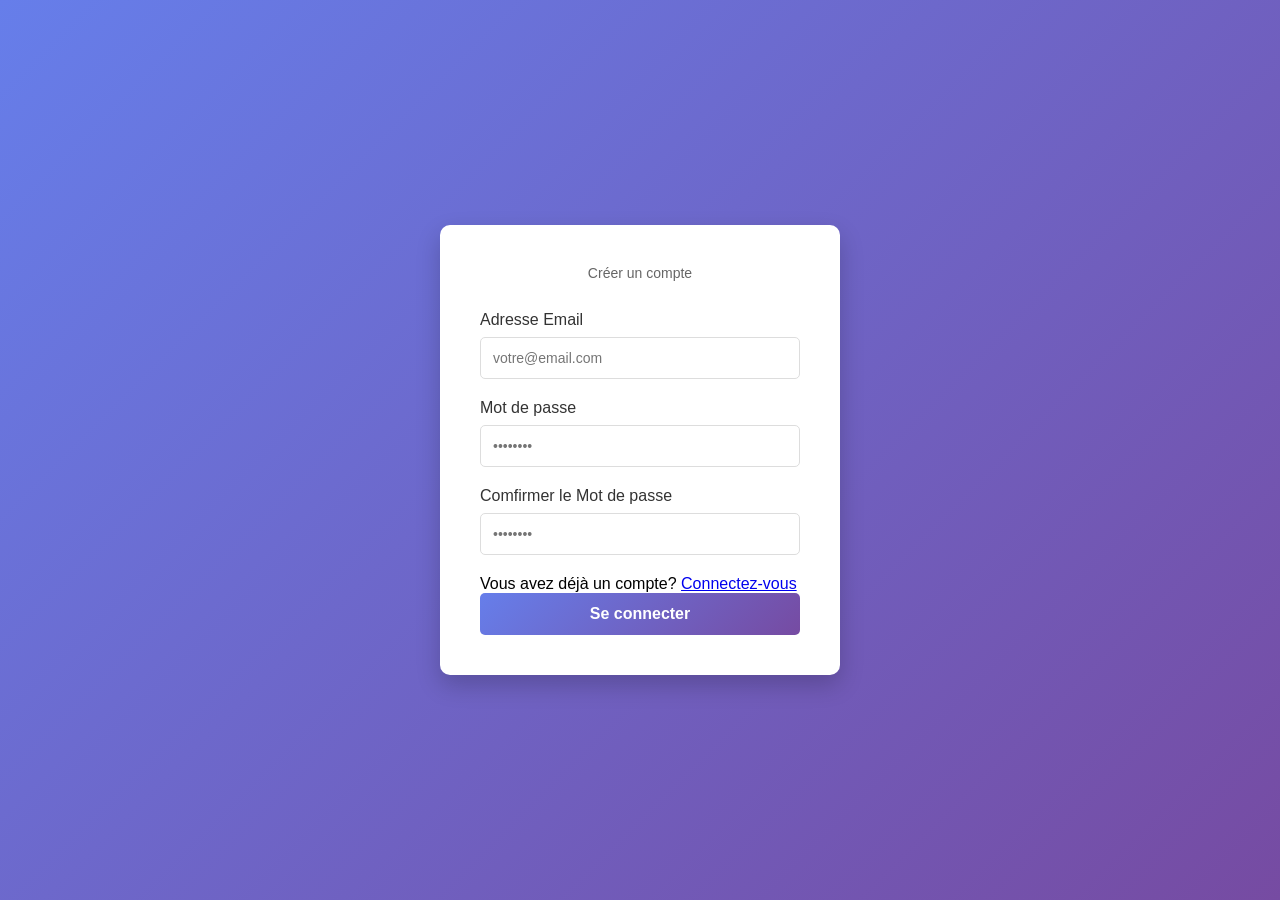
<file: create_account.html>
<!DOCTYPE html>
<html lang="fr">
<head>
    <meta charset="UTF-8">
    <meta name="viewport" content="width=device-width, initial-scale=1.0">
    <title>Bienvenue - Connexion</title>
    <link rel="stylesheet" href="style.css">
</head>
<body>
<div class="container">
    <p class="subtitle">Créer un compte</p>

    <a>
        <div class="form-group">
            <label for="email">Adresse Email</label>
            <input type="email" id="email" name="email" placeholder="votre@email.com" required>
        </div>

        <div class="form-group">
            <label for="new_password">Mot de passe</label>
            <input type="password" id="new_password" name="password" placeholder="••••••••" required>
        </div>
        <div class="form-group">
            <label for="new_password">Comfirmer le Mot de passe</label>
            <input type="password" id="new_password2" name="password" placeholder="••••••••" required>
        </div>

        <div class="already-account">
            <p>Vous avez déjà un compte?
                <a href="login.html">Connectez-vous</a>
            </p>
        </div>
        <a href="index.html">
            <button type="submit">Se connecter</button>
        </a>
    </form>
</div>
</body>
</html>
</file>
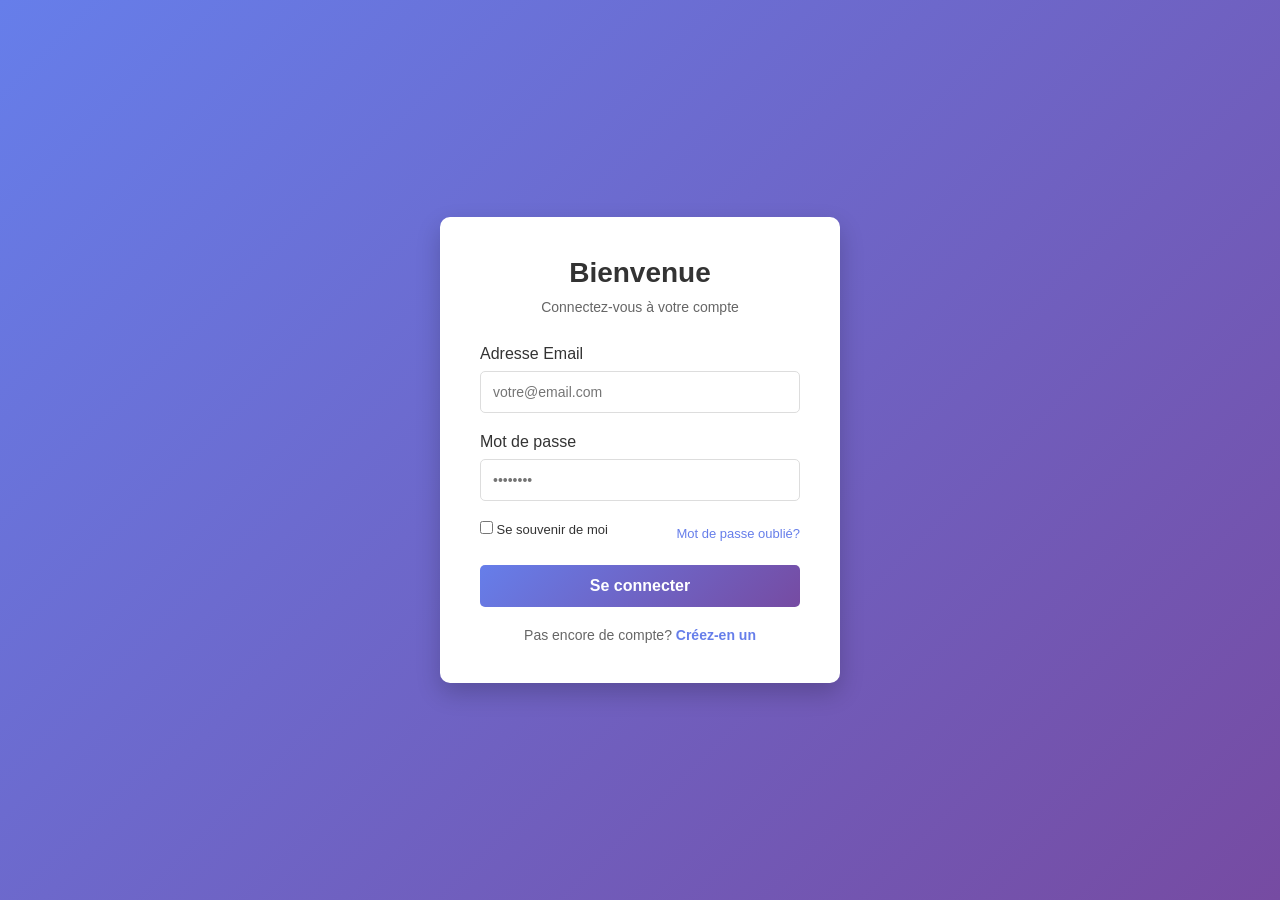
<file: login.html>
<!DOCTYPE html>
<html lang="fr">
<head>
    <meta charset="UTF-8">
    <meta name="viewport" content="width=device-width, initial-scale=1.0">
    <title>Bienvenue - Connexion</title>
    <link rel="stylesheet" href="style.css">
</head>
<body>
<div class="container">
    <h1>Bienvenue</h1>
    <p class="subtitle">Connectez-vous à votre compte</p>

    <form>
        <div class="form-group">
            <label for="email">Adresse Email</label>
            <input type="email" id="email" name="email" placeholder="votre@email.com" required>
        </div>

        <div class="form-group">
            <label for="password">Mot de passe</label>
            <input type="password" id="password" name="password" placeholder="••••••••" required>
        </div>

        <div class="remember-forgot">
            <label>
                <input type="checkbox"> Se souvenir de moi
            </label>
            <a href="#">Mot de passe oublié?</a>
        </div>

        <a href="index.html">
            <button type="submit" >Se connecter</button>
        </a>
    </form>


    <p class="signup-link">Pas encore de compte?
        <a href="create_account.html">Créez-en un</a></p>
</div>
</body>
</html>
</file>
<file: style.css>
* {
    margin: 0;
    padding: 0;
    box-sizing: border-box;
}

body {
    font-family: 'Segoe UI', Tahoma, Geneva, Verdana, sans-serif;
    background: linear-gradient(135deg, #667eea 0%, #764ba2 100%);
    min-height: 100vh;
    display: flex;
    justify-content: center;
    align-items: center;
}

.container {
    background: white;
    border-radius: 10px;
    box-shadow: 0 10px 25px rgba(0, 0, 0, 0.2);
    width: 100%;
    max-width: 400px;
    padding: 40px;
}

h1 {
    text-align: center;
    color: #333;
    margin-bottom: 10px;
    font-size: 28px;
}

.subtitle {
    text-align: center;
    color: #666;
    margin-bottom: 30px;
    font-size: 14px;
}

.form-group {
    margin-bottom: 20px;
}

label {
    display: block;
    color: #333;
    font-weight: 500;
    margin-bottom: 8px;
}

input[type="email"],
input[type="password"] {
    width: 100%;
    padding: 12px;
    border: 1px solid #ddd;
    border-radius: 5px;
    font-size: 14px;
    transition: border-color 0.3s;
}

input[type="email"]:focus,
input[type="password"]:focus {
    outline: none;
    border-color: #667eea;
    box-shadow: 0 0 5px rgba(102, 126, 234, 0.3);
}

.remember-forgot {
    display: flex;
    justify-content: space-between;
    align-items: center;
    margin-bottom: 20px;
    font-size: 13px;
}

.remember-forgot a {
    color: #667eea;
    text-decoration: none;
}

.remember-forgot a:hover {
    text-decoration: underline;
}

button {
    width: 100%;
    padding: 12px;
    background: linear-gradient(135deg, #667eea 0%, #764ba2 100%);
    color: white;
    border: none;
    border-radius: 5px;
    font-size: 16px;
    font-weight: 600;
    cursor: pointer;
    transition: transform 0.2s;
}

button:hover {
    transform: translateY(-2px);
}

button:active {
    transform: translateY(0);
}

.signup-link {
    text-align: center;
    margin-top: 20px;
    color: #666;
    font-size: 14px;
}

.signup-link a {
    color: #667eea;
    text-decoration: none;
    font-weight: 600;
}

.signup-link a:hover {
    text-decoration: underline;
}
</file>
